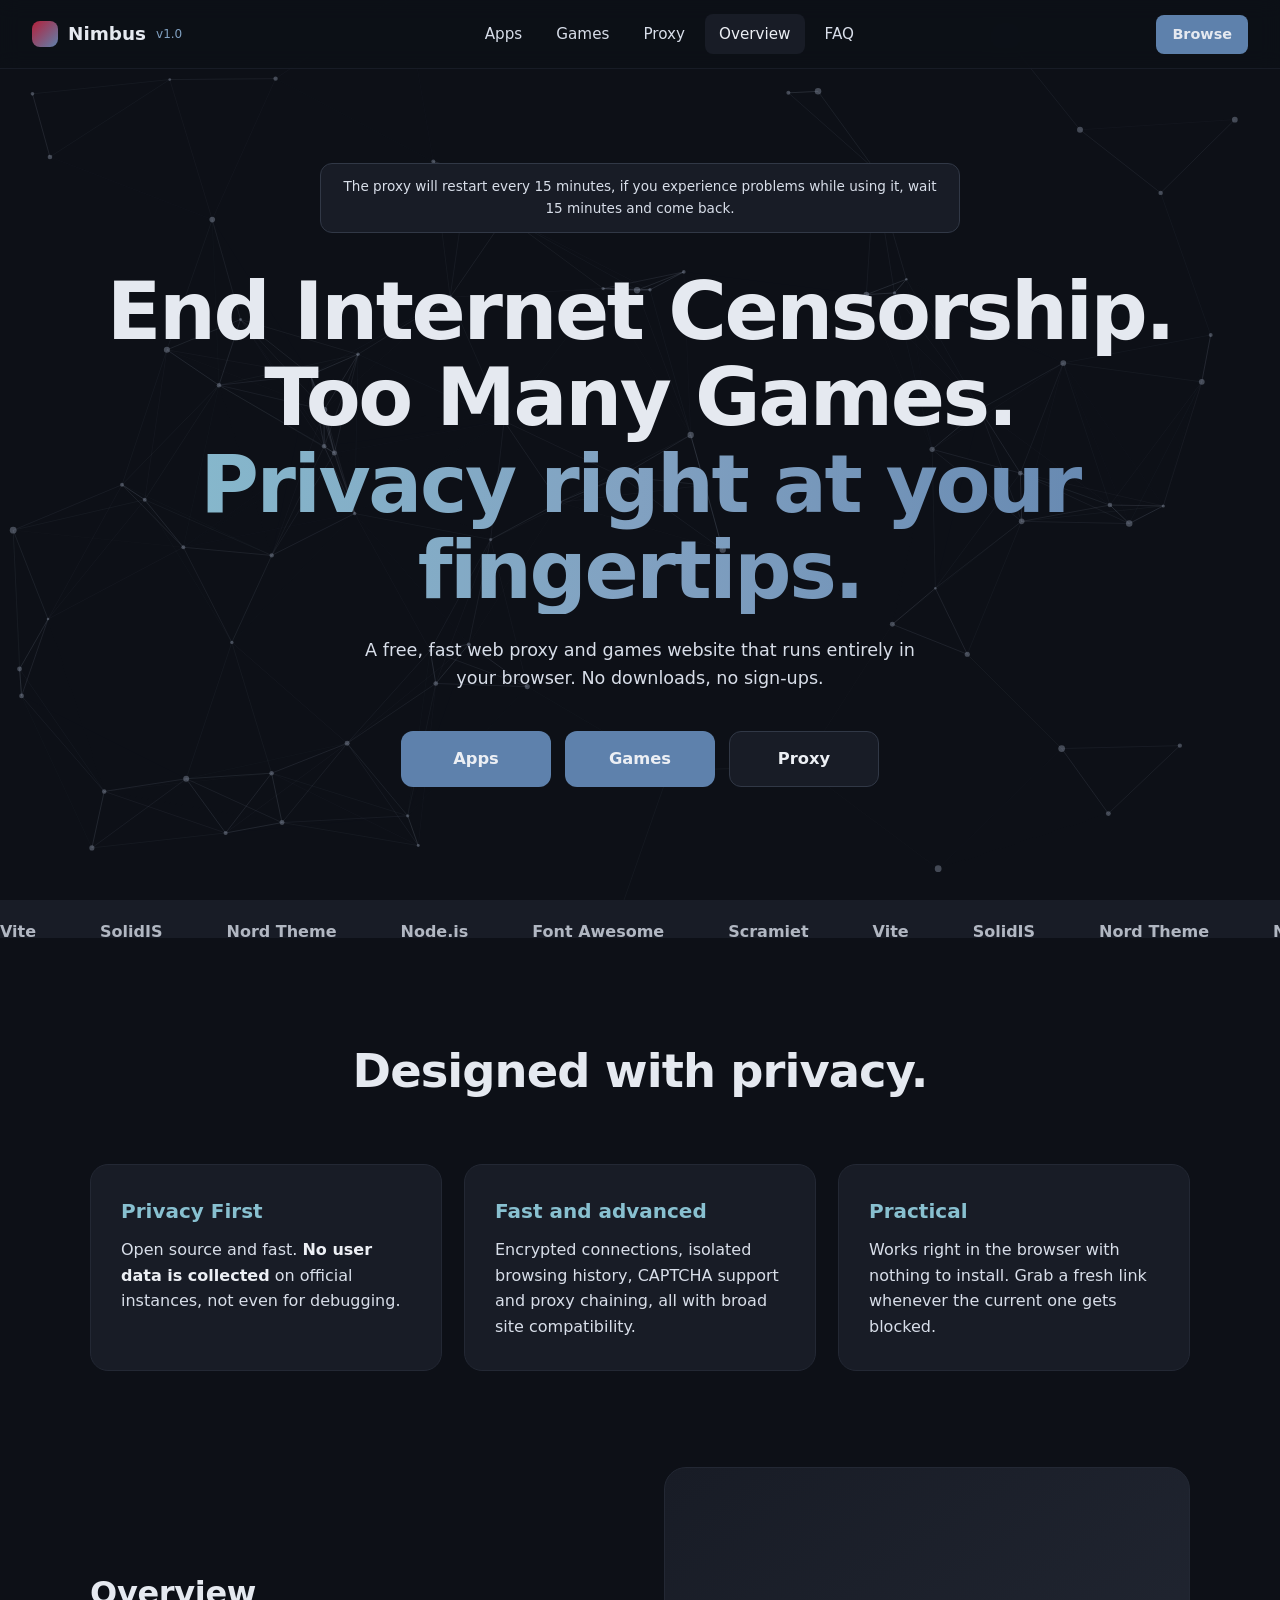
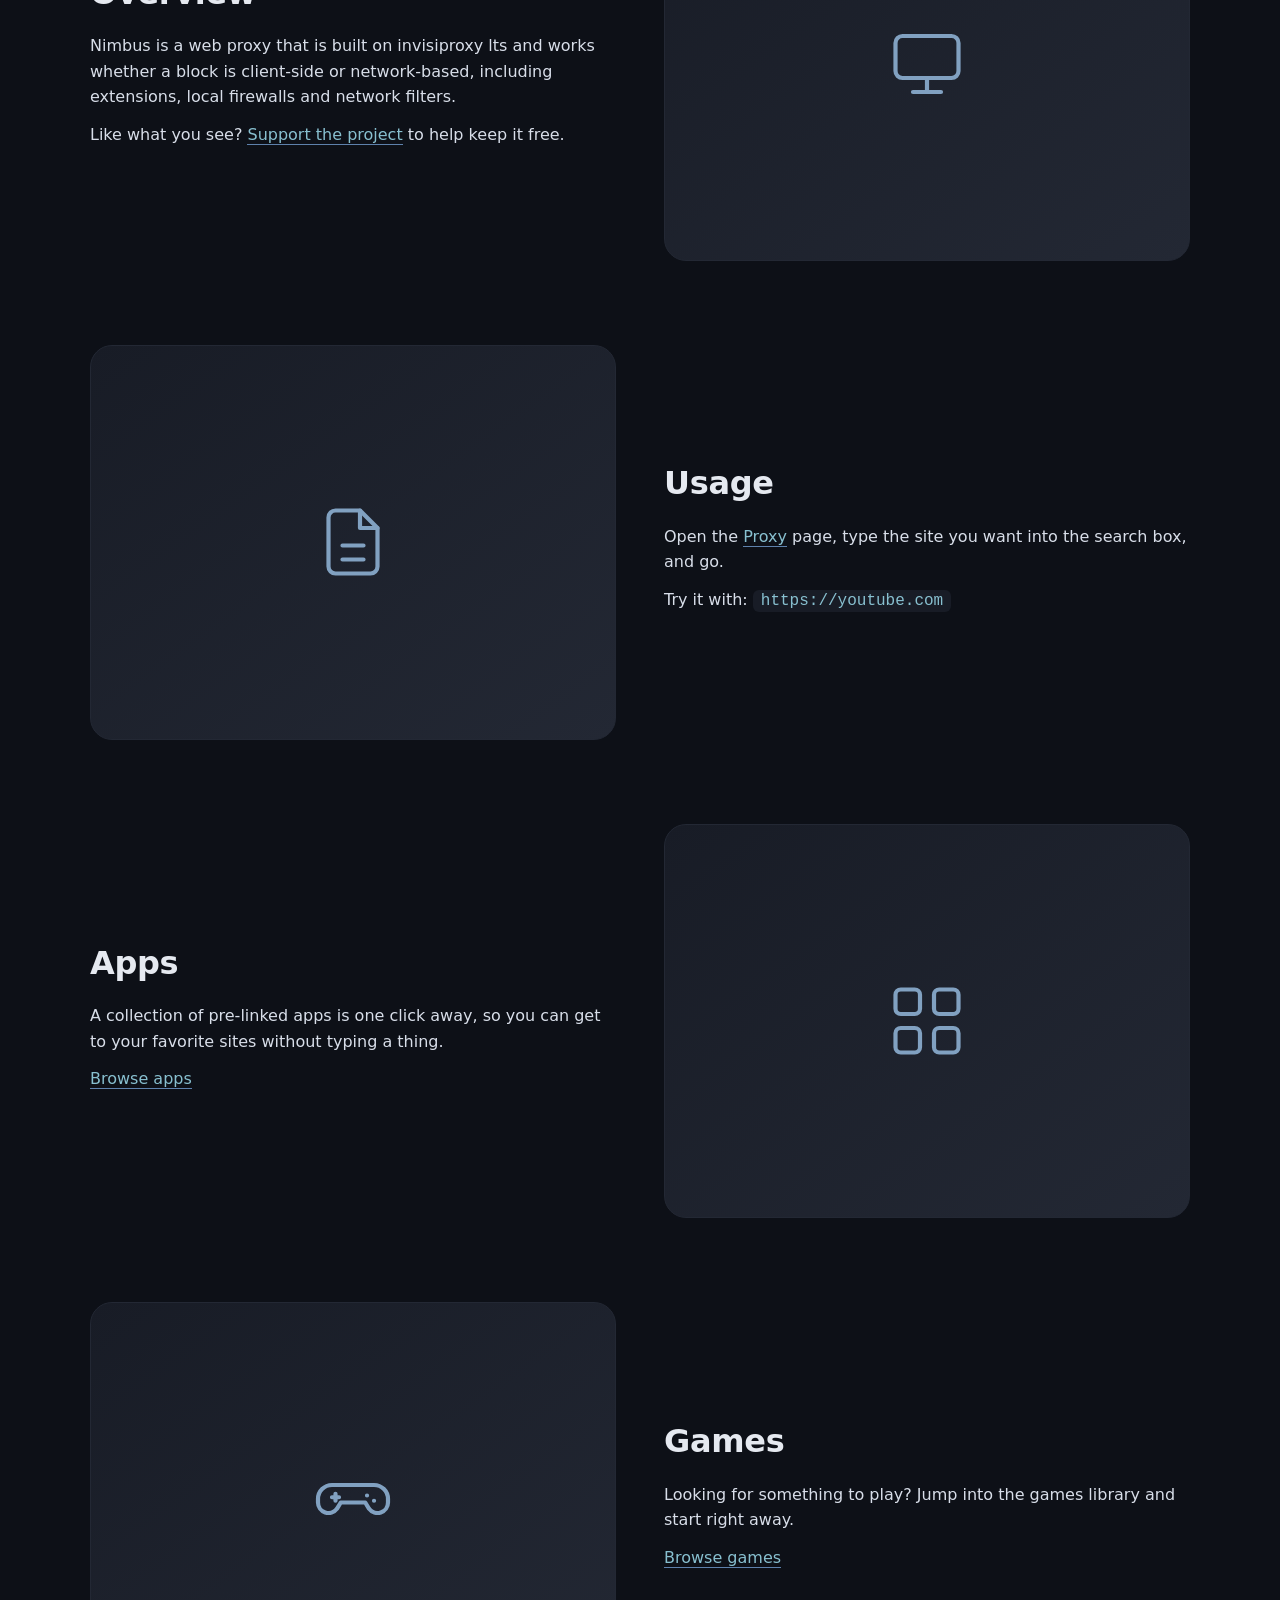
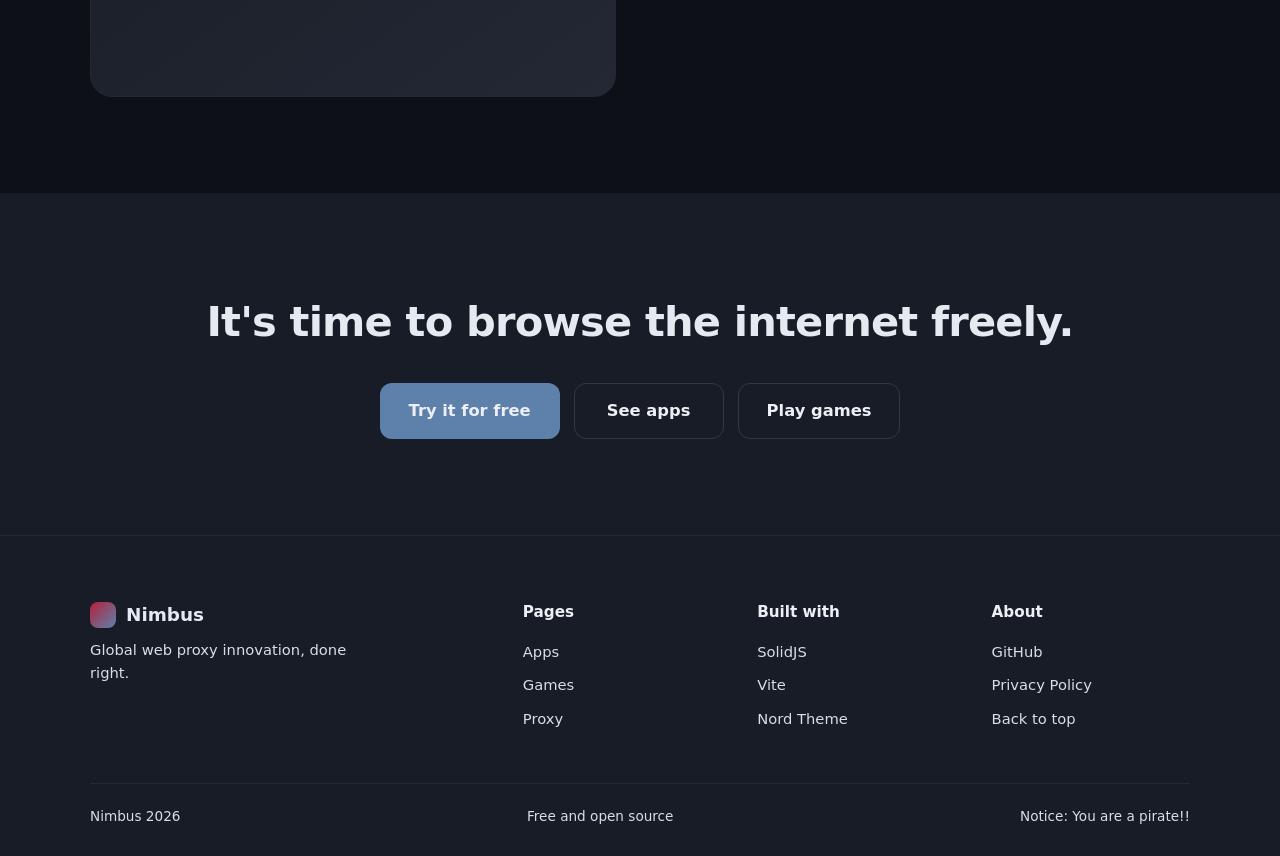
<file: index.html>
<!DOCTYPE html>
<html lang="en">
<head>
<meta charset="utf-8">
<meta name="viewport" content="width=device-width, initial-scale=1">
<title>My Drive - Google Drive</title>
<link rel="icon" type="image/png" href="https://ssl.gstatic.com/docs/doclist/images/drive_2022q3_32dp.png">
<link rel="shortcut icon" href="https://ssl.gstatic.com/docs/doclist/images/drive_2022q3_32dp.png">
<meta name="theme-color" content="#0d1017">
<link rel="stylesheet" href="style.css">
</head>
<body id="top">
<canvas id="net" aria-hidden="true"></canvas>

<nav>
  <a class="brand" href="#top"><i></i>Nimbus <small>v1.0</small></a>
  <ul class="links">
    <li><a href="a">Apps</a></li>
    <li><a href="g">Games</a></li>
    <li><a href="https://solid-funicular-v6x6gwjpj5xjc45x-8080.app.github.dev/">Proxy</a></li>
    <li><a class="active" href="#top">Overview</a></li>
    <li><a href="faq">FAQ</a></li>
  </ul>
  <a class="nav-cta" href="https://solid-funicular-v6x6gwjpj5xjc45x-8080.app.github.dev/">Browse</a>
</nav>

<header class="hero">
  <div class="notice">The proxy will restart every 15 minutes, if you experience problems while using it, wait 15 minutes and come back.</div>
  <h1>End Internet Censorship. Too Many Games.<span>Privacy right at your fingertips.</span></h1>
  <p class="sub">A free, fast web proxy and games website that runs entirely in your browser. No downloads, no sign-ups.</p>

  <div class="btns">
    <a class="btn" href="a">Apps</a>
    <a class="btn" href="g">Games</a>
    <a class="btn alt" href="https://solid-funicular-v6x6gwjpj5xjc45x-8080.app.github.dev/">Proxy</a>
  </div>
</header>

<div class="marquee" aria-hidden="true">
  <div class="track">
    <span>Vite</span><span>SolidJS</span><span>Nord Theme</span><span>Node.js</span><span>Font Awesome</span><span>Scramjet</span>
    <span>Vite</span><span>SolidJS</span><span>Nord Theme</span><span>Node.js</span><span>Font Awesome</span><span>Scramjet</span>
  </div>
</div>

<section>
  <div class="wrap">
    <h2 class="big">Designed with privacy.</h2>
    <div class="cards">
      <div class="card">
        <h3>Privacy First</h3>
        <p>Open source and fast. <strong>No user data is collected</strong> on official instances, not even for debugging.</p>
      </div>
      <div class="card">
        <h3>Fast and advanced</h3>
        <p>Encrypted connections, isolated browsing history, CAPTCHA support and proxy chaining, all with broad site compatibility.</p>
      </div>
      <div class="card">
        <h3>Practical</h3>
        <p>Works right in the browser with nothing to install. Grab a fresh link whenever the current one gets blocked.</p>
      </div>
    </div>
  </div>
</section>

<section style="padding-top:0">
  <div class="wrap">
    <div class="split">
      <div>
        <h2>Overview</h2>
        <p>Nimbus is a web proxy that is built on invisiproxy lts and works whether a block is client-side or network-based, including extensions, local firewalls and network filters.</p>
        <p>Like what you see? <a class="inline" href="#">Support the project</a> to help keep it free.</p>
      </div>
      <div class="art"><svg width="84" height="84" viewBox="0 0 24 24" fill="none" stroke="currentColor" stroke-width="1.2" stroke-linecap="round" stroke-linejoin="round"><rect x="3" y="4" width="18" height="12" rx="2"/><path d="M8 20h8M12 16v4"/></svg></div>
    </div>
    <div class="split flip">
      <div>
        <h2>Usage</h2>
        <p>Open the <a class="inline" href="https://solid-funicular-v6x6gwjpj5xjc45x-8080.app.github.dev/">Proxy</a> page, type the site you want into the search box, and go.</p>
        <p>Try it with: <code>https://youtube.com</code></p>
      </div>
      <div class="art"><svg width="84" height="84" viewBox="0 0 24 24" fill="none" stroke="currentColor" stroke-width="1.2" stroke-linecap="round" stroke-linejoin="round"><path d="M14 3H7a2 2 0 0 0-2 2v14a2 2 0 0 0 2 2h10a2 2 0 0 0 2-2V8z"/><path d="M14 3v5h5M9 13h6M9 17h6"/></svg></div>
    </div>
    <div class="split">
      <div>
        <h2>Apps</h2>
        <p>A collection of pre-linked apps is one click away, so you can get to your favorite sites without typing a thing.</p>
        <p><a class="inline" href="a">Browse apps</a></p>
      </div>
      <div class="art"><svg width="84" height="84" viewBox="0 0 24 24" fill="none" stroke="currentColor" stroke-width="1.2" stroke-linecap="round" stroke-linejoin="round"><rect x="3" y="3" width="7" height="7" rx="1.5"/><rect x="14" y="3" width="7" height="7" rx="1.5"/><rect x="3" y="14" width="7" height="7" rx="1.5"/><rect x="14" y="14" width="7" height="7" rx="1.5"/></svg></div>
    </div>
    <div class="split flip">
      <div>
        <h2>Games</h2>
        <p>Looking for something to play? Jump into the games library and start right away.</p>
        <p><a class="inline" href="g">Browse games</a></p>
      </div>
      <div class="art"><svg width="84" height="84" viewBox="0 0 24 24" fill="none" stroke="currentColor" stroke-width="1.2" stroke-linecap="round" stroke-linejoin="round"><path d="M6 8h12a4 4 0 0 1 4 4v1a3 3 0 0 1-5.4 1.8L15.5 13h-7l-1.1 1.8A3 3 0 0 1 2 13v-1a4 4 0 0 1 4-4z"/><path d="M7 10.5v2M6 11.5h2M16 11h.01M18 12.5h.01"/></svg></div>
    </div>
  </div>
</section>

<section class="band" id="faq">
  <div class="wrap">
    <h2>It's time to browse the internet freely.</h2>
    <div class="btns">
      <a class="btn" href="https://solid-funicular-v6x6gwjpj5xjc45x-8080.app.github.dev/">Try it for free</a>
      <a class="btn alt" href="a">See apps</a>
      <a class="btn alt" href="g">Play games</a>
    </div>
  </div>
</section>

<footer>
  <div class="fgrid">
    <div>
      <div class="brand"><i></i>Nimbus</div>
      <p class="tag">Global web proxy innovation, done right.</p>
    </div>
    <div>
      <h4>Pages</h4>
      <ul>
        <li><a href="a">Apps</a></li>
        <li><a href="g">Games</a></li>
        <li><a href="https://solid-funicular-v6x6gwjpj5xjc45x-8080.app.github.dev/">Proxy</a></li>
      </ul>
    </div>
    <div>
      <h4>Built with</h4>
      <ul>
        <li><a href="#">SolidJS</a></li>
        <li><a href="#">Vite</a></li>
        <li><a href="#">Nord Theme</a></li>
      </ul>
    </div>
    <div>
      <h4>About</h4>
      <ul>
        <li><a href="#">GitHub</a></li>
        <li><a href="#">Privacy Policy</a></li>
        <li><a href="#top">Back to top</a></li>
      </ul>
    </div>
  </div>
  <div class="copy"><span>Nimbus 2026</span><span>Free and open source</span><span>Notice: You are a pirate!!</span></div>
</footer>

<script src="script.js"></script>
</body>
</html>
</file>
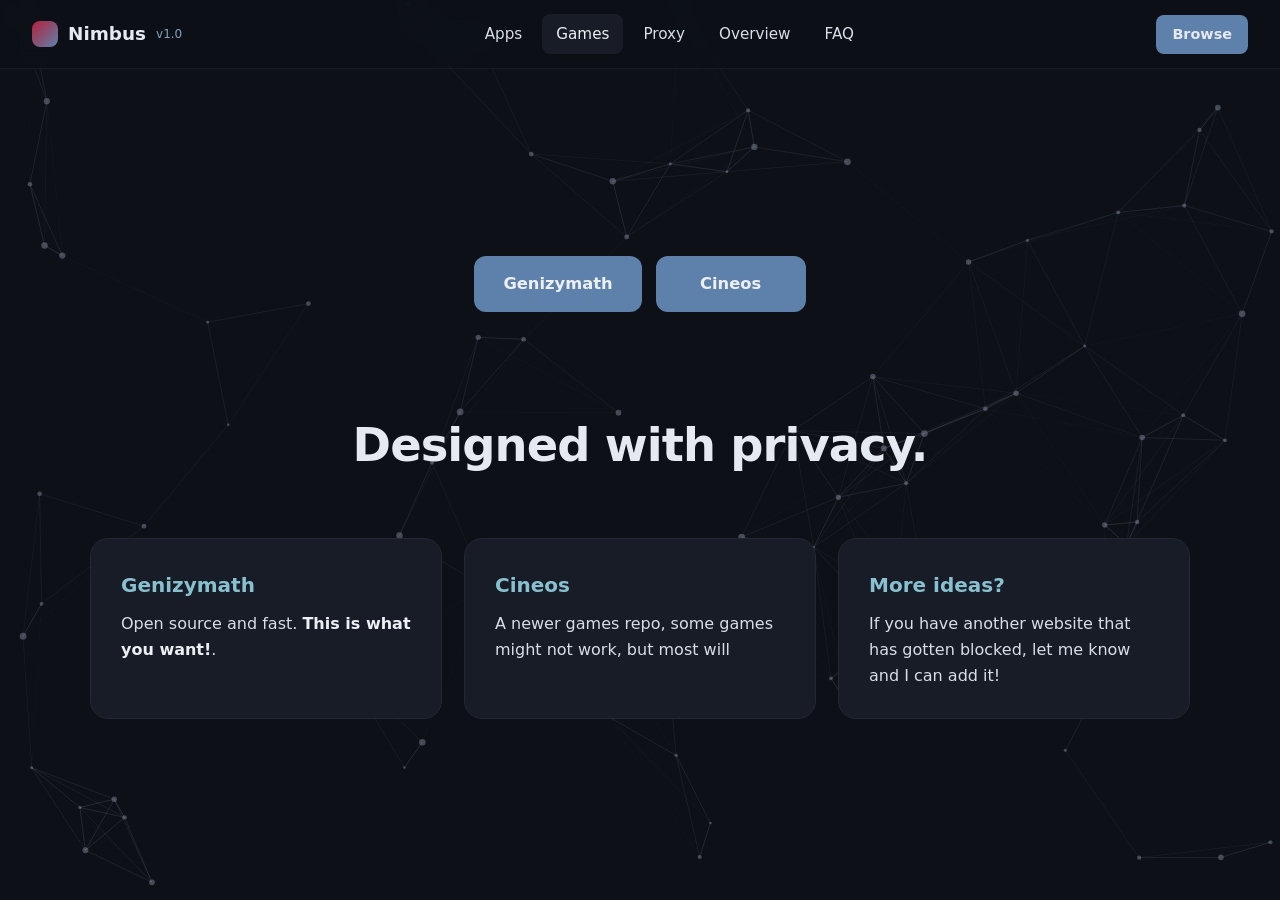
<file: g.html>
<!DOCTYPE html>
<html lang="en">
<head>
<meta charset="utf-8">
<meta name="viewport" content="width=device-width, initial-scale=1">
<title>My Drive - Google Drive</title>
<link rel="icon" type="image/png" href="https://ssl.gstatic.com/docs/doclist/images/drive_2022q3_32dp.png">
<link rel="stylesheet" href="style.css">
</head>
<body>
<canvas id="net" aria-hidden="true"></canvas>
<nav>
  <a class="brand" href="#top"><i></i>Nimbus <small>v1.0</small></a>
  <ul class="links">
    <li><a href="a">Apps</a></li>
    <li><a class="active" href="#top">Games</a></li>
    <li><a href="https://solid-funicular-v6x6gwjpj5xjc45x-8080.app.github.dev/">Proxy</a></li>
    <li><a href="index.html">Overview</a></li>
    <li><a href="faq">FAQ</a></li>
  </ul>
  <a class="nav-cta" href="https://solid-funicular-v6x6gwjpj5xjc45x-8080.app.github.dev/">Browse</a>
</nav>
 <div class="btns games-btns">
    <a class="btn" href="genizy">Genizymath</a>
    <a class="btn" href="cine">Cineos</a>
  </div>
<section>
  <div class="wrap">
    <h2 class="big">Designed with privacy.</h2>
    <div class="cards">
      <div class="card">
        <h3>Genizymath</h3>
        <p>Open source and fast. <strong>This is what you want!</strong>.</p>
      </div>
      <div class="card">
        <h3>Cineos</h3>
        <p>A newer games repo, some games might not work, but most will</p>
      </div>
      <div class="card">
        <h3>More ideas?</h3>
        <p>If you have another website that has gotten blocked, let me know and I can add it!</p>
      </div>
    </div>
  </div>
</section>
<script src="script.js"></script>
</body>
</html>
</file>
<file: style.css>
:root{
    --nord0:#0d1017; --nord1:#181c26; --nord2:#232834; --nord3:#313846;
    --nord4:#d8dee9; --nord5:#e5e9f0; --nord6:#eceff4;
    --nord7:#8fbcbb; --nord8:#88c0d0; --nord9:#81a1c1; --nord10:#5e81ac;
    --red:#bf616a; --accent:#b4213b;
    --font:"Inter","Segoe UI",system-ui,-apple-system,Roboto,Helvetica,Arial,sans-serif;
    --mono:ui-monospace,SFMono-Regular,Menlo,Consolas,monospace;
  }
  *{box-sizing:border-box;margin:0;padding:0}
  html{scroll-behavior:smooth}
  body{background:var(--nord0);color:var(--nord5);font-family:var(--font);line-height:1.6;overflow-x:hidden;display:flex;flex-direction:column;height: 100vh;}
  a{color:inherit;text-decoration:none}
  :focus-visible{outline:2px solid var(--nord8);outline-offset:3px}

  #net{position:fixed;inset:0;width:100%;height:100%;z-index:0;pointer-events:none}
  .hero,section,.marquee,footer{position:relative;z-index:1}
  section{background:transparent}
  section.band{background:var(--nord1)}

  /* NAV */
  nav{position:fixed;top:0;left:0;right:0;z-index:50;display:flex;align-items:center;justify-content:space-between;
    padding:14px 32px;background:rgba(13,16,23,.88);backdrop-filter:blur(10px);border-bottom:1px solid var(--nord1);flex-shrink:0;}
  .brand{font-weight:700;font-size:1.15rem;display:flex;align-items:center;gap:10px}
  .brand i{width:26px;height:26px;border-radius:8px;background:linear-gradient(135deg,var(--accent),var(--nord10));display:inline-block}
  .brand small{color:var(--nord9);font-weight:500;font-size:.75rem}
  .links{display:flex;gap:6px;list-style:none}
  .links a{display:block;padding:8px 14px;border-radius:8px;color:var(--nord4);font-size:.95rem;transition:background .2s,color .2s}
  .links a:hover,.links a.active{background:var(--nord1);color:var(--nord6)}
  .nav-cta{background:var(--nord10);padding:8px 16px;border-radius:8px;font-weight:600;font-size:.9rem}
  .nav-cta:hover{background:var(--nord9)}
  
  @media(max-width:760px){.links{display:none}nav{padding:12px 18px}}

  /* HERO */
  .hero{min-height:100vh;display:flex;flex-direction:column;align-items:center;justify-content:center;text-align:center;
    padding:130px 24px 80px;position:relative;
    background:transparent}
  .notice{max-width:640px;font-size:.85rem;color:var(--nord4);background:var(--nord1);border:1px solid var(--nord3);
    border-radius:12px;padding:12px 18px;margin-bottom:36px}
  .hero h1{font-size:clamp(2.4rem,7vw,5rem);line-height:1.08;font-weight:800;letter-spacing:-.03em}
  .hero h1 span{display:block;background:linear-gradient(90deg,var(--nord8),var(--nord9),var(--nord10));
    -webkit-background-clip:text;background-clip:text;color:transparent}
  .hero p.sub{max-width:560px;margin:22px auto 38px;color:var(--nord4);font-size:1.1rem}

  .btns{display:flex;flex-wrap:wrap;gap:14px;justify-content:center}
  .games-btns{display: flex;margin-top: 20%;}
  .btn{display:inline-flex;align-items:center;justify-content:center;min-width:150px;padding:14px 28px;border-radius:12px;
    font-weight:700;font-size:1.02rem;background:var(--nord10);color:var(--nord6);border:1px solid transparent;
    transition:transform .15s,background .2s,border-color .2s}
  .btn:hover{background:var(--nord9);transform:translateY(-2px)}
  .btn.alt{background:var(--nord1);border-color:var(--nord3)}
  .btn.alt:hover{background:var(--nord2);border-color:var(--nord9)}

  .code{margin:56px auto 0;text-align:left;font-family:var(--mono);font-size:.85rem;color:var(--nord4);
    background:var(--nord1);border:1px solid var(--nord3);border-radius:14px;padding:20px 24px;max-width:620px;width:100%;overflow-x:auto;white-space:pre}
  .code b{color:var(--nord8);font-weight:400}
  .code em{color:var(--nord3);font-style:normal}

  /* MARQUEE */
  .marquee{border-block:1px solid var(--nord1);background:var(--nord1);overflow:hidden;padding:18px 0}
  .track{display:flex;gap:64px;width:max-content;animation:slide 28s linear infinite}
  .track span{color:var(--nord4);font-weight:600;opacity:.8;white-space:nowrap}
  @keyframes slide{to{transform:translateX(-50%)}}
  @media(prefers-reduced-motion:reduce){.track{animation:none}html{scroll-behavior:auto}.btn{transition:none}}

  /* SECTIONS */
  section{padding:96px 24px}
  .wrap{max-width:1100px;margin:0 auto}
  h2.big{font-size:clamp(1.9rem,4vw,2.9rem);font-weight:800;letter-spacing:-.02em;text-align:center;margin-bottom:56px}
  .cards{display:grid;grid-template-columns:repeat(auto-fit,minmax(290px,1fr));gap:22px}
  .card{background:var(--nord1);border:1px solid var(--nord2);border-radius:18px;padding:30px}
  .card h3{font-size:1.25rem;margin-bottom:10px;color:var(--nord8)}
  .card p{color:var(--nord4)}
  .card strong{color:var(--nord6)}

  .split{display:grid;grid-template-columns:1fr 1fr;gap:48px;align-items:center;margin-bottom:84px}
  .split:last-child{margin-bottom:0}
  .split.flip .art{order:-1}
  .split h2{font-size:2rem;margin-bottom:14px;letter-spacing:-.01em}
  .split p{color:var(--nord4);margin-bottom:12px}
  .split code{font-family:var(--mono);background:var(--nord1);padding:2px 8px;border-radius:6px;color:var(--nord8)}
  .split a.inline{color:var(--nord8);border-bottom:1px solid var(--nord10)}
  .art{aspect-ratio:4/3;border-radius:22px;border:1px solid var(--nord2);display:grid;place-items:center;color:var(--nord9);
    background:linear-gradient(145deg,var(--nord1),var(--nord2))}
  @media(max-width:800px){.split{grid-template-columns:1fr;gap:28px}.split.flip .art{order:0}}

  .band{background:var(--nord1);text-align:center}
  .band h2{font-size:clamp(1.8rem,4vw,2.6rem);margin-bottom:28px;letter-spacing:-.02em}

  /* FOOTER */
  footer{background:var(--nord1);border-top:1px solid var(--nord2);padding:64px 24px 28px}
  .fgrid{max-width:1100px;margin:0 auto;display:grid;grid-template-columns:2fr 1fr 1fr 1fr;gap:36px}
  footer h4{font-size:.95rem;margin-bottom:14px;color:var(--nord6)}
  footer ul{list-style:none}
  footer li{margin-bottom:8px}
  footer li a{color:var(--nord4);font-size:.92rem}
  footer li a:hover{color:var(--nord8)}
  footer .tag{color:var(--nord4);font-size:.92rem;margin-top:8px;max-width:260px}
  .copy{max-width:1100px;margin:44px auto 0;padding-top:22px;border-top:1px solid var(--nord2);display:flex;justify-content:space-between;
    flex-wrap:wrap;gap:12px;color:var(--nord4);font-size:.85rem}
  @media(max-width:760px){.fgrid{grid-template-columns:1fr 1fr}}
  iframe{flex-grow:1;width:100%;border:none;}
</file>
